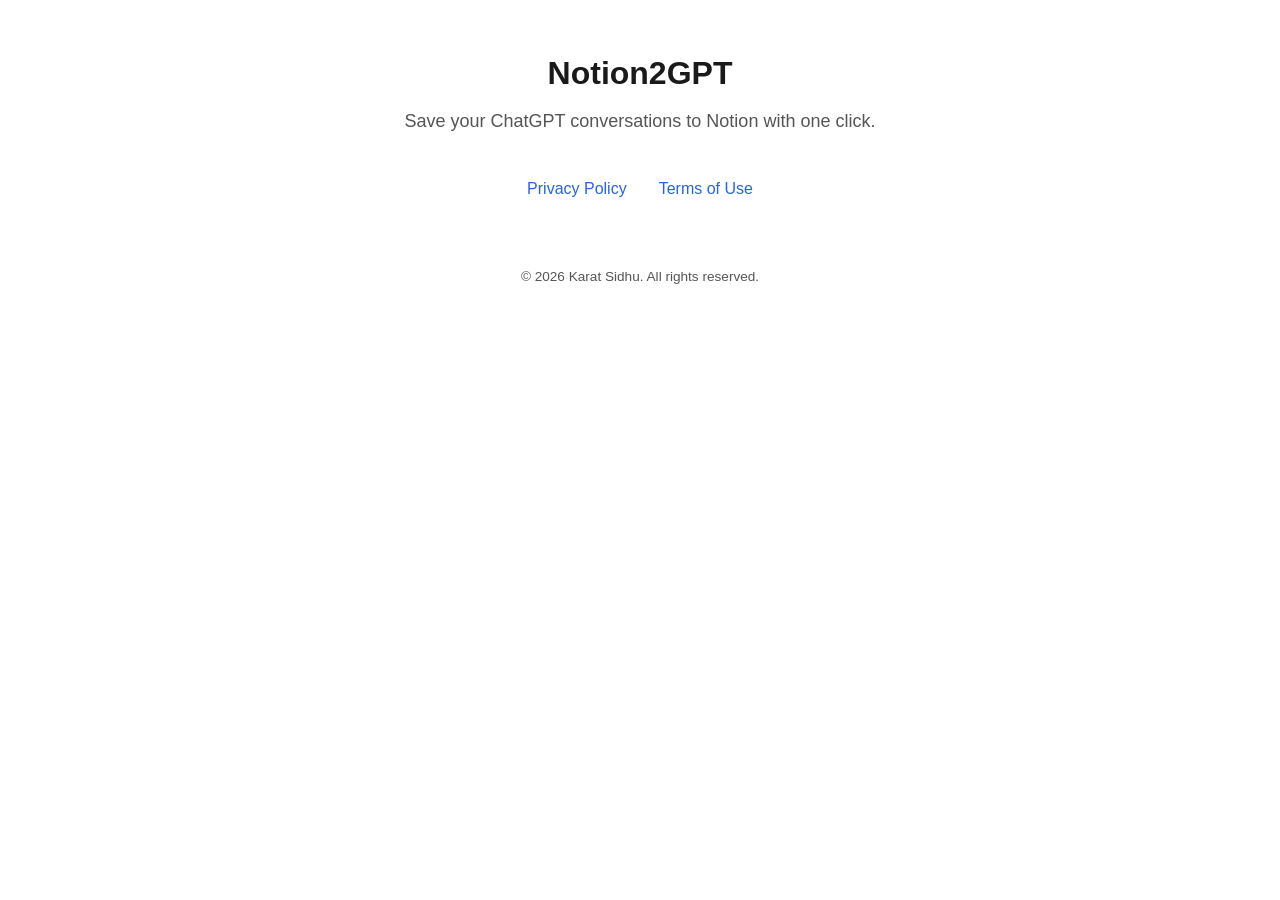
<file: docs/index.html>
<!DOCTYPE html>
<html lang="en">
<head>
    <meta charset="UTF-8">
    <meta name="viewport" content="width=device-width, initial-scale=1.0">
    <title>Notion2GPT</title>
    <style>
        :root {
            color-scheme: light dark;
            --bg: #ffffff;
            --text: #1a1a1a;
            --text-secondary: #555;
            --border: #e0e0e0;
            --link: #2563eb;
            --link-hover: #1d4ed8;
            --card-bg: #f9fafb;
        }
        @media (prefers-color-scheme: dark) {
            :root {
                --bg: #111111;
                --text: #e5e5e5;
                --text-secondary: #999;
                --border: #2a2a2a;
                --link: #60a5fa;
                --link-hover: #93bbfd;
                --card-bg: #1a1a1a;
            }
        }
        * { margin: 0; padding: 0; box-sizing: border-box; }
        body {
            font-family: -apple-system, BlinkMacSystemFont, "Segoe UI", Roboto, Helvetica, Arial, sans-serif;
            background: var(--bg);
            color: var(--text);
            line-height: 1.6;
            padding: 3rem 1.5rem;
        }
        .container {
            max-width: 720px;
            margin: 0 auto;
            text-align: center;
        }
        h1 {
            font-size: 2rem;
            font-weight: 700;
            margin-bottom: 0.5rem;
        }
        .tagline {
            font-size: 1.125rem;
            color: var(--text-secondary);
            margin-bottom: 2.5rem;
        }
        .links {
            display: flex;
            justify-content: center;
            gap: 2rem;
        }
        a {
            color: var(--link);
            text-decoration: none;
            font-weight: 500;
        }
        a:hover { color: var(--link-hover); text-decoration: underline; }
        footer {
            margin-top: 4rem;
            font-size: 0.85rem;
            color: var(--text-secondary);
        }
    </style>
</head>
<body>
    <div class="container">
        <h1>Notion2GPT</h1>
        <p class="tagline">Save your ChatGPT conversations to Notion with one click.</p>
        <div class="links">
            <a href="privacy.html">Privacy Policy</a>
            <a href="terms.html">Terms of Use</a>
        </div>
        <footer>&copy; 2026 Karat Sidhu. All rights reserved.</footer>
    </div>
</body>
</html>
</file>
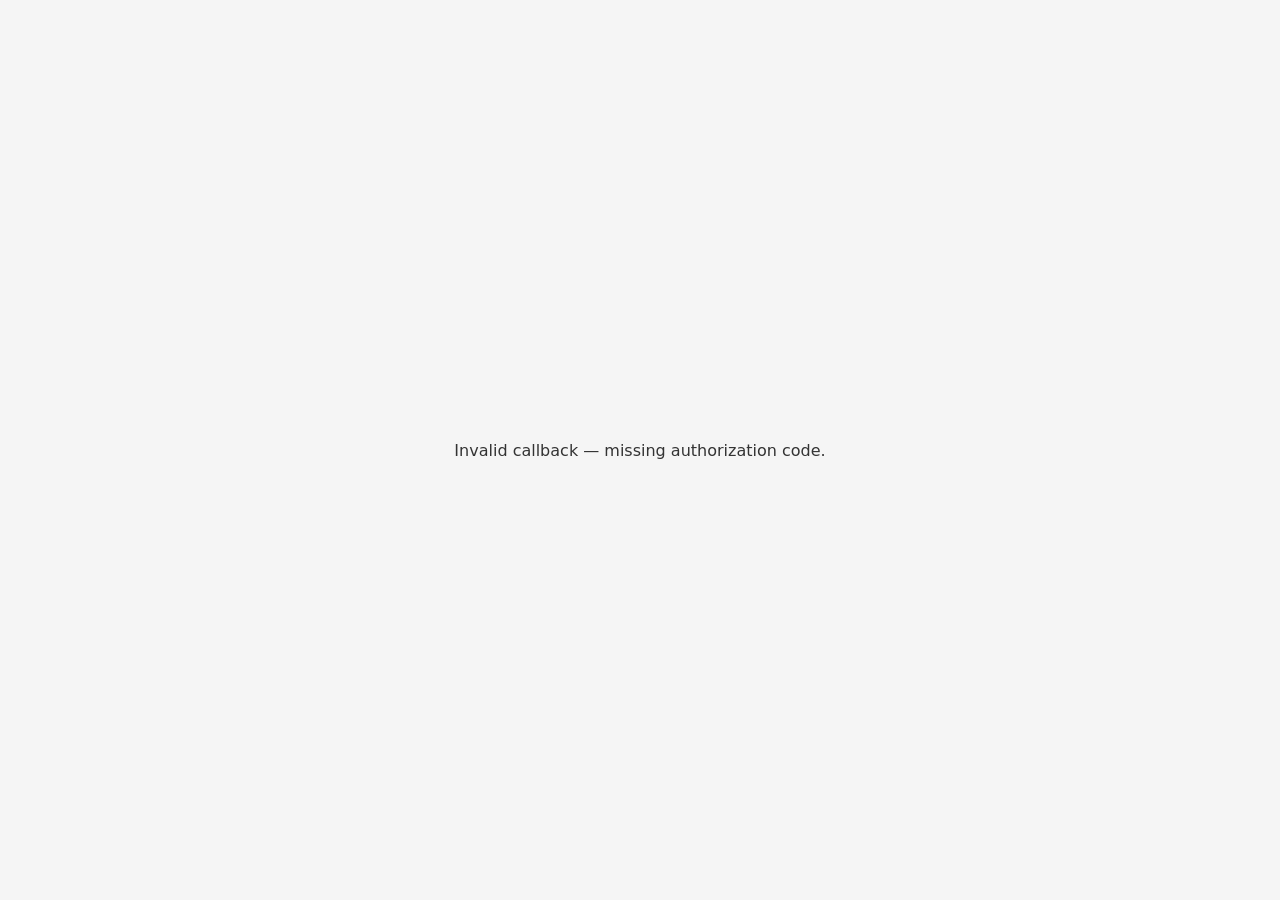
<file: docs/callback.html>
<!DOCTYPE html>
<html>
<head>
    <meta charset="UTF-8">
    <title>Notion2GPT — Connecting…</title>
    <style>
        body {
            font-family: -apple-system, BlinkMacSystemFont, system-ui, sans-serif;
            display: flex;
            align-items: center;
            justify-content: center;
            min-height: 100vh;
            margin: 0;
            background: #f5f5f5;
            color: #333;
        }
        @media (prefers-color-scheme: dark) {
            body { background: #1a1a1a; color: #e5e5e5; }
        }
        .card {
            text-align: center;
            padding: 2rem;
        }
        .spinner {
            width: 32px;
            height: 32px;
            border: 3px solid #ddd;
            border-top-color: #2F80ED;
            border-radius: 50%;
            animation: spin 0.8s linear infinite;
            margin: 0 auto 1rem;
        }
        @keyframes spin { to { transform: rotate(360deg); } }
        .fallback { margin-top: 1.5rem; font-size: 0.85rem; color: #888; }
        a { color: #2F80ED; }
    </style>
</head>
<body>
    <div class="card">
        <div class="spinner"></div>
        <p>Redirecting to Notion2GPT…</p>
        <p class="fallback" id="fallback" style="display:none;">
            If the app didn't open, <a id="manual-link" href="#">click here</a>.
        </p>
    </div>
    <script>
        const params = new URLSearchParams(window.location.search);
        const code = params.get('code');
        const state = params.get('state');
        const error = params.get('error');

        // The Safari extension's background.js intercepts this page via
        // webNavigation.onCompleted, reads the code/state from the URL,
        // exchanges the token, and closes this tab automatically.
        if (!code && !error) {
            document.querySelector('.spinner').style.display = 'none';
            document.querySelector('p').textContent = 'Invalid callback — missing authorization code.';
        } else {
            // Tab will be closed automatically by the extension
            setTimeout(function() {
                document.getElementById('fallback').style.display = 'block';
                document.querySelector('#fallback').textContent =
                    'If this tab wasn\u2019t closed automatically, you can close it and return to Safari.';
            }, 3000);
        }
    </script>
</body>
</html>
</file>
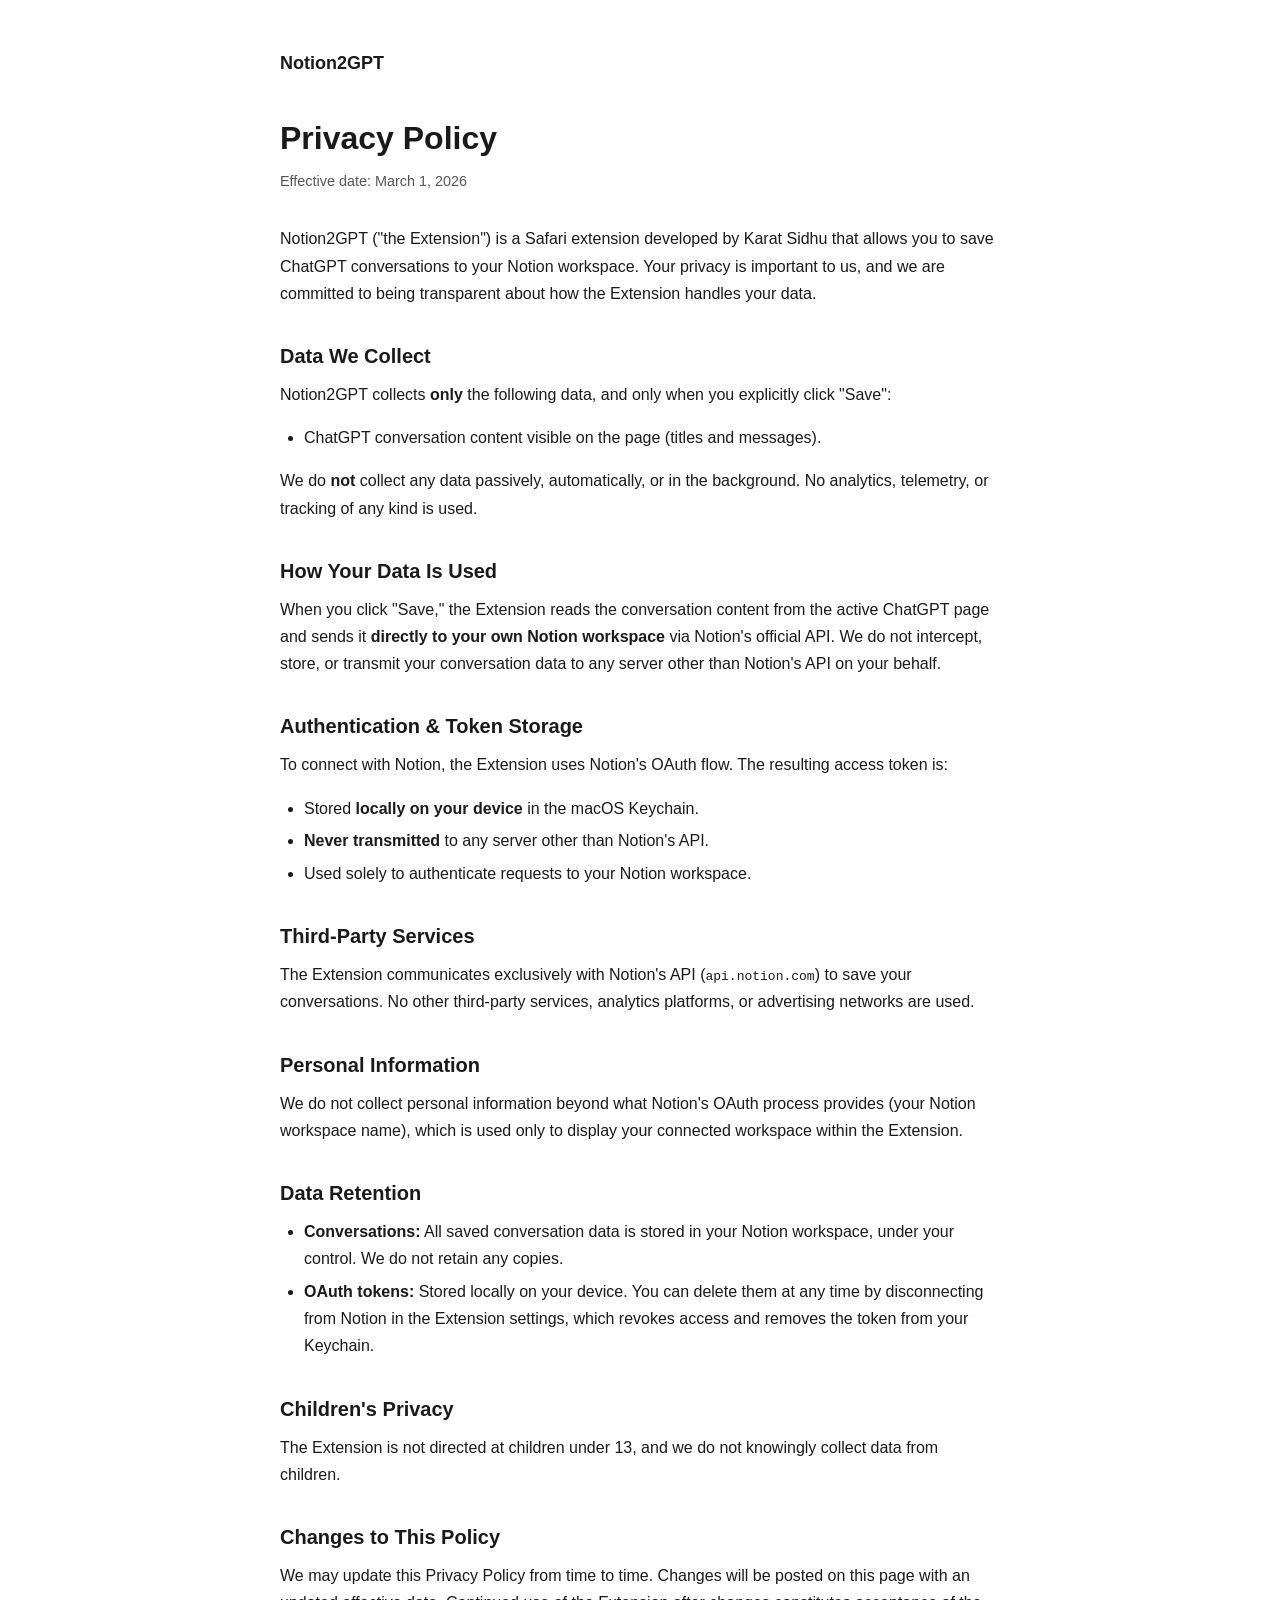
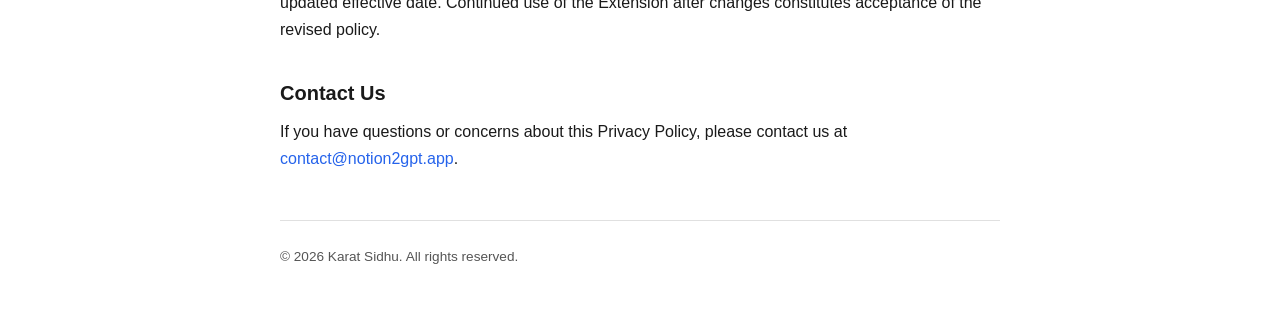
<file: docs/privacy.html>
<!DOCTYPE html>
<html lang="en">
<head>
    <meta charset="UTF-8">
    <meta name="viewport" content="width=device-width, initial-scale=1.0">
    <title>Privacy Policy — Notion2GPT</title>
    <style>
        :root {
            color-scheme: light dark;
            --bg: #ffffff;
            --text: #1a1a1a;
            --text-secondary: #555;
            --border: #e0e0e0;
            --link: #2563eb;
            --link-hover: #1d4ed8;
        }
        @media (prefers-color-scheme: dark) {
            :root {
                --bg: #111111;
                --text: #e5e5e5;
                --text-secondary: #999;
                --border: #2a2a2a;
                --link: #60a5fa;
                --link-hover: #93bbfd;
            }
        }
        * { margin: 0; padding: 0; box-sizing: border-box; }
        body {
            font-family: -apple-system, BlinkMacSystemFont, "Segoe UI", Roboto, Helvetica, Arial, sans-serif;
            background: var(--bg);
            color: var(--text);
            line-height: 1.7;
            padding: 3rem 1.5rem;
        }
        .container { max-width: 720px; margin: 0 auto; }
        .header { margin-bottom: 2rem; }
        .header a {
            color: var(--text);
            text-decoration: none;
            font-weight: 700;
            font-size: 1.125rem;
        }
        .header a:hover { color: var(--link); }
        h1 {
            font-size: 2rem;
            font-weight: 700;
            margin-bottom: 0.25rem;
        }
        .effective {
            color: var(--text-secondary);
            font-size: 0.9rem;
            margin-bottom: 2rem;
        }
        h2 {
            font-size: 1.25rem;
            font-weight: 600;
            margin-top: 2rem;
            margin-bottom: 0.5rem;
        }
        p, ul { margin-bottom: 1rem; }
        ul { padding-left: 1.5rem; }
        li { margin-bottom: 0.35rem; }
        a { color: var(--link); text-decoration: none; }
        a:hover { color: var(--link-hover); text-decoration: underline; }
        footer {
            margin-top: 3rem;
            padding-top: 1.5rem;
            border-top: 1px solid var(--border);
            font-size: 0.85rem;
            color: var(--text-secondary);
        }
    </style>
</head>
<body>
    <div class="container">
        <div class="header"><a href="index.html">Notion2GPT</a></div>

        <h1>Privacy Policy</h1>
        <p class="effective">Effective date: March 1, 2026</p>

        <p>Notion2GPT ("the Extension") is a Safari extension developed by Karat Sidhu that allows you to save ChatGPT conversations to your Notion workspace. Your privacy is important to us, and we are committed to being transparent about how the Extension handles your data.</p>

        <h2>Data We Collect</h2>
        <p>Notion2GPT collects <strong>only</strong> the following data, and only when you explicitly click "Save":</p>
        <ul>
            <li>ChatGPT conversation content visible on the page (titles and messages).</li>
        </ul>
        <p>We do <strong>not</strong> collect any data passively, automatically, or in the background. No analytics, telemetry, or tracking of any kind is used.</p>

        <h2>How Your Data Is Used</h2>
        <p>When you click "Save," the Extension reads the conversation content from the active ChatGPT page and sends it <strong>directly to your own Notion workspace</strong> via Notion's official API. We do not intercept, store, or transmit your conversation data to any server other than Notion's API on your behalf.</p>

        <h2>Authentication &amp; Token Storage</h2>
        <p>To connect with Notion, the Extension uses Notion's OAuth flow. The resulting access token is:</p>
        <ul>
            <li>Stored <strong>locally on your device</strong> in the macOS Keychain.</li>
            <li><strong>Never transmitted</strong> to any server other than Notion's API.</li>
            <li>Used solely to authenticate requests to your Notion workspace.</li>
        </ul>

        <h2>Third-Party Services</h2>
        <p>The Extension communicates exclusively with Notion's API (<code>api.notion.com</code>) to save your conversations. No other third-party services, analytics platforms, or advertising networks are used.</p>

        <h2>Personal Information</h2>
        <p>We do not collect personal information beyond what Notion's OAuth process provides (your Notion workspace name), which is used only to display your connected workspace within the Extension.</p>

        <h2>Data Retention</h2>
        <ul>
            <li><strong>Conversations:</strong> All saved conversation data is stored in your Notion workspace, under your control. We do not retain any copies.</li>
            <li><strong>OAuth tokens:</strong> Stored locally on your device. You can delete them at any time by disconnecting from Notion in the Extension settings, which revokes access and removes the token from your Keychain.</li>
        </ul>

        <h2>Children's Privacy</h2>
        <p>The Extension is not directed at children under 13, and we do not knowingly collect data from children.</p>

        <h2>Changes to This Policy</h2>
        <p>We may update this Privacy Policy from time to time. Changes will be posted on this page with an updated effective date. Continued use of the Extension after changes constitutes acceptance of the revised policy.</p>

        <h2>Contact Us</h2>
        <p>If you have questions or concerns about this Privacy Policy, please contact us at <a href="mailto:contact@notion2gpt.app">contact@notion2gpt.app</a>.</p>

        <footer>&copy; 2026 Karat Sidhu. All rights reserved.</footer>
    </div>
</body>
</html>
</file>
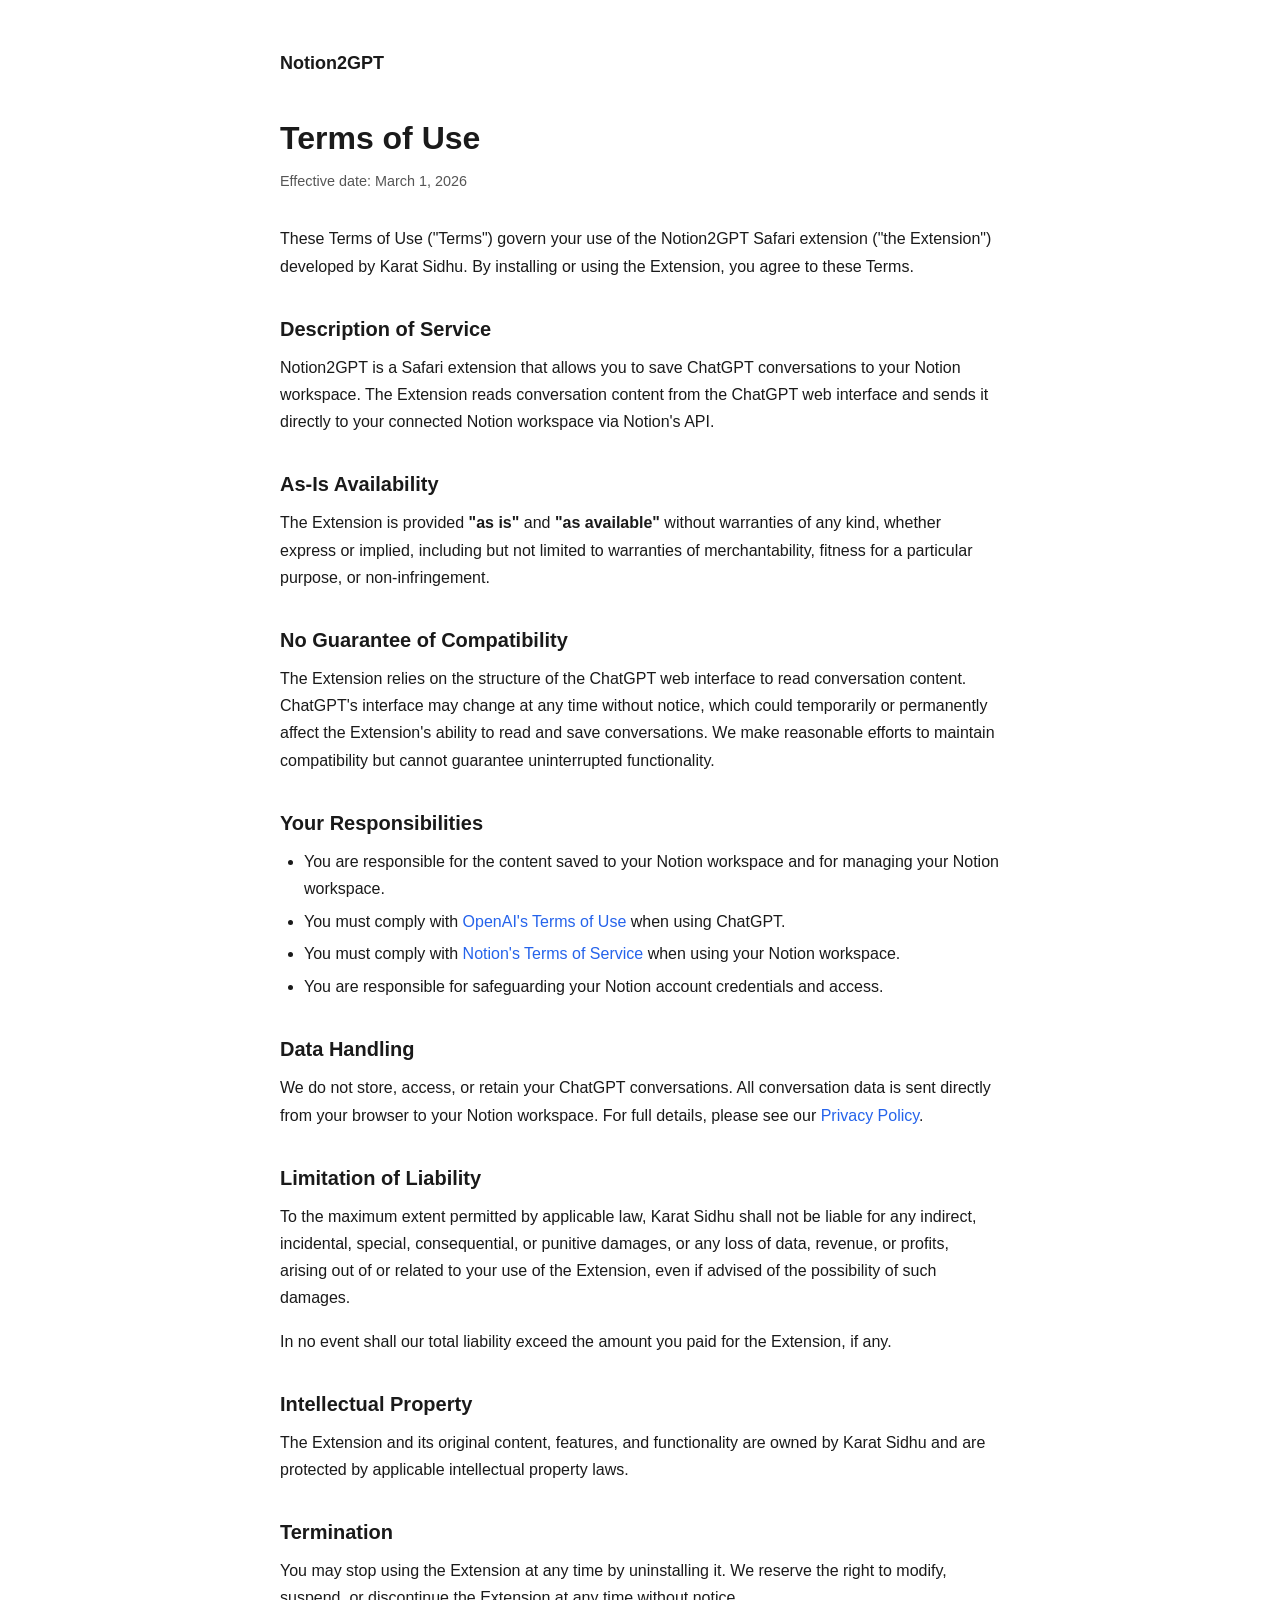
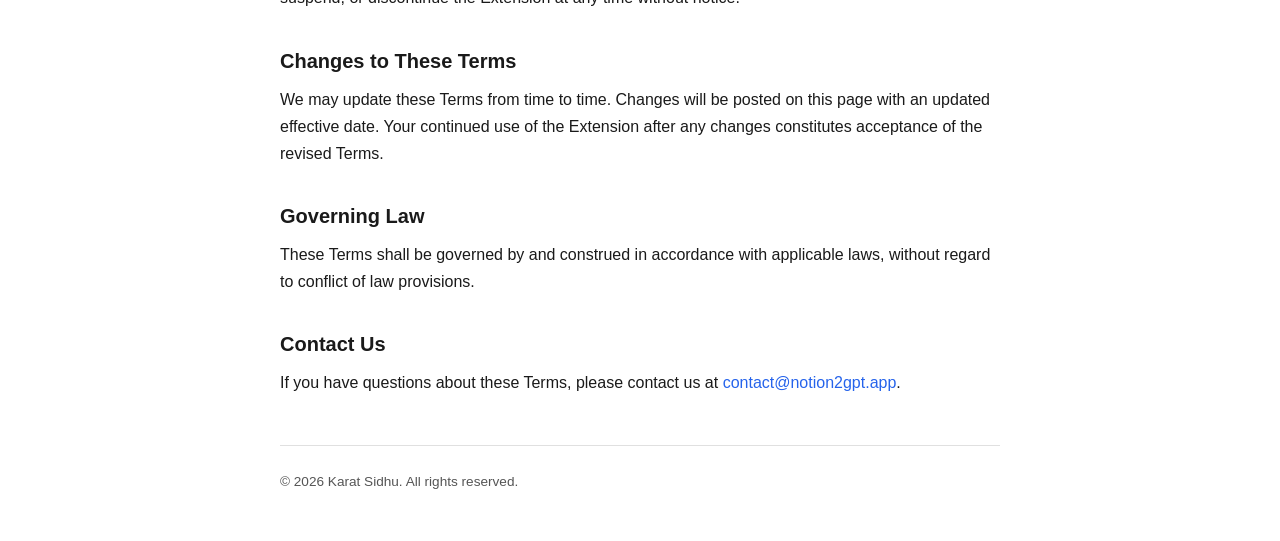
<file: docs/terms.html>
<!DOCTYPE html>
<html lang="en">
<head>
    <meta charset="UTF-8">
    <meta name="viewport" content="width=device-width, initial-scale=1.0">
    <title>Terms of Use — Notion2GPT</title>
    <style>
        :root {
            color-scheme: light dark;
            --bg: #ffffff;
            --text: #1a1a1a;
            --text-secondary: #555;
            --border: #e0e0e0;
            --link: #2563eb;
            --link-hover: #1d4ed8;
        }
        @media (prefers-color-scheme: dark) {
            :root {
                --bg: #111111;
                --text: #e5e5e5;
                --text-secondary: #999;
                --border: #2a2a2a;
                --link: #60a5fa;
                --link-hover: #93bbfd;
            }
        }
        * { margin: 0; padding: 0; box-sizing: border-box; }
        body {
            font-family: -apple-system, BlinkMacSystemFont, "Segoe UI", Roboto, Helvetica, Arial, sans-serif;
            background: var(--bg);
            color: var(--text);
            line-height: 1.7;
            padding: 3rem 1.5rem;
        }
        .container { max-width: 720px; margin: 0 auto; }
        .header { margin-bottom: 2rem; }
        .header a {
            color: var(--text);
            text-decoration: none;
            font-weight: 700;
            font-size: 1.125rem;
        }
        .header a:hover { color: var(--link); }
        h1 {
            font-size: 2rem;
            font-weight: 700;
            margin-bottom: 0.25rem;
        }
        .effective {
            color: var(--text-secondary);
            font-size: 0.9rem;
            margin-bottom: 2rem;
        }
        h2 {
            font-size: 1.25rem;
            font-weight: 600;
            margin-top: 2rem;
            margin-bottom: 0.5rem;
        }
        p, ul { margin-bottom: 1rem; }
        ul { padding-left: 1.5rem; }
        li { margin-bottom: 0.35rem; }
        a { color: var(--link); text-decoration: none; }
        a:hover { color: var(--link-hover); text-decoration: underline; }
        footer {
            margin-top: 3rem;
            padding-top: 1.5rem;
            border-top: 1px solid var(--border);
            font-size: 0.85rem;
            color: var(--text-secondary);
        }
    </style>
</head>
<body>
    <div class="container">
        <div class="header"><a href="index.html">Notion2GPT</a></div>

        <h1>Terms of Use</h1>
        <p class="effective">Effective date: March 1, 2026</p>

        <p>These Terms of Use ("Terms") govern your use of the Notion2GPT Safari extension ("the Extension") developed by Karat Sidhu. By installing or using the Extension, you agree to these Terms.</p>

        <h2>Description of Service</h2>
        <p>Notion2GPT is a Safari extension that allows you to save ChatGPT conversations to your Notion workspace. The Extension reads conversation content from the ChatGPT web interface and sends it directly to your connected Notion workspace via Notion's API.</p>

        <h2>As-Is Availability</h2>
        <p>The Extension is provided <strong>"as is"</strong> and <strong>"as available"</strong> without warranties of any kind, whether express or implied, including but not limited to warranties of merchantability, fitness for a particular purpose, or non-infringement.</p>

        <h2>No Guarantee of Compatibility</h2>
        <p>The Extension relies on the structure of the ChatGPT web interface to read conversation content. ChatGPT's interface may change at any time without notice, which could temporarily or permanently affect the Extension's ability to read and save conversations. We make reasonable efforts to maintain compatibility but cannot guarantee uninterrupted functionality.</p>

        <h2>Your Responsibilities</h2>
        <ul>
            <li>You are responsible for the content saved to your Notion workspace and for managing your Notion workspace.</li>
            <li>You must comply with <a href="https://openai.com/policies/terms-of-use" target="_blank" rel="noopener">OpenAI's Terms of Use</a> when using ChatGPT.</li>
            <li>You must comply with <a href="https://www.notion.so/Terms-and-Privacy-28ffdd083dc3473e9c2da6ec011b58ac" target="_blank" rel="noopener">Notion's Terms of Service</a> when using your Notion workspace.</li>
            <li>You are responsible for safeguarding your Notion account credentials and access.</li>
        </ul>

        <h2>Data Handling</h2>
        <p>We do not store, access, or retain your ChatGPT conversations. All conversation data is sent directly from your browser to your Notion workspace. For full details, please see our <a href="privacy.html">Privacy Policy</a>.</p>

        <h2>Limitation of Liability</h2>
        <p>To the maximum extent permitted by applicable law, Karat Sidhu shall not be liable for any indirect, incidental, special, consequential, or punitive damages, or any loss of data, revenue, or profits, arising out of or related to your use of the Extension, even if advised of the possibility of such damages.</p>
        <p>In no event shall our total liability exceed the amount you paid for the Extension, if any.</p>

        <h2>Intellectual Property</h2>
        <p>The Extension and its original content, features, and functionality are owned by Karat Sidhu and are protected by applicable intellectual property laws.</p>

        <h2>Termination</h2>
        <p>You may stop using the Extension at any time by uninstalling it. We reserve the right to modify, suspend, or discontinue the Extension at any time without notice.</p>

        <h2>Changes to These Terms</h2>
        <p>We may update these Terms from time to time. Changes will be posted on this page with an updated effective date. Your continued use of the Extension after any changes constitutes acceptance of the revised Terms.</p>

        <h2>Governing Law</h2>
        <p>These Terms shall be governed by and construed in accordance with applicable laws, without regard to conflict of law provisions.</p>

        <h2>Contact Us</h2>
        <p>If you have questions about these Terms, please contact us at <a href="mailto:contact@notion2gpt.app">contact@notion2gpt.app</a>.</p>

        <footer>&copy; 2026 Karat Sidhu. All rights reserved.</footer>
    </div>
</body>
</html>
</file>
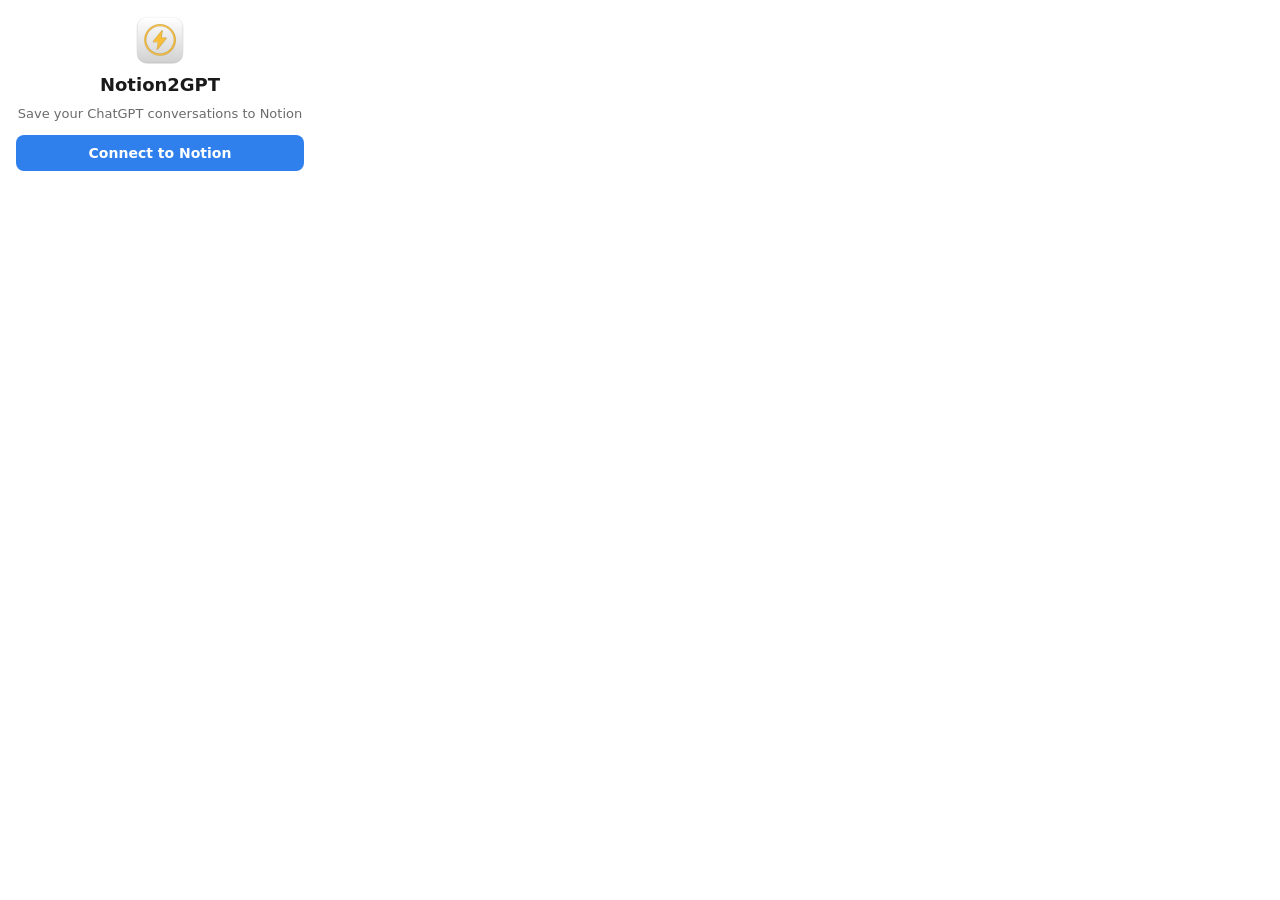
<file: Notion2GPT Extension/Resources/popup.html>
<!DOCTYPE html>
<html>
<head>
    <meta charset="UTF-8">
    <meta name="viewport" content="width=device-width, initial-scale=1.0">
    <link rel="stylesheet" href="popup.css">
</head>
<body>
    <!-- Loading -->
    <div id="state-loading" class="state">
        <div class="spinner"></div>
    </div>

    <!-- Not Connected -->
    <div id="state-not-connected" class="state hidden">
        <img src="images/icon-96.png" alt="Notion2GPT" class="logo" width="48" height="48">
        <h2>Notion2GPT</h2>
        <p class="subtitle">Save your ChatGPT conversations to Notion</p>
        <button id="btn-connect" class="btn btn-primary">Connect to Notion</button>
    </div>

    <!-- Authorizing -->
    <div id="state-authorizing" class="state hidden">
        <div class="spinner"></div>
        <p class="status-text">Waiting for Notion authorization…</p>
        <button id="btn-cancel-auth" class="btn btn-secondary">Cancel</button>
    </div>

    <!-- Not on ChatGPT -->
    <div id="state-wrong-page" class="state hidden">
        <div class="icon-circle">
            <span class="icon-chat">💬</span>
        </div>
        <p class="status-text">Navigate to a ChatGPT conversation to save it</p>
    </div>

    <!-- Connected / Ready -->
    <div id="state-ready" class="state hidden">
        <button id="btn-settings" class="btn-icon" title="Settings" aria-label="Settings">
            <svg width="18" height="18" viewBox="0 0 20 20" fill="none" stroke="currentColor" stroke-width="1.8" stroke-linecap="round" stroke-linejoin="round">
                <circle cx="10" cy="10" r="3"/>
                <path d="M10 1.5v2M10 16.5v2M3.4 3.4l1.4 1.4M15.2 15.2l1.4 1.4M1.5 10h2M16.5 10h2M3.4 16.6l1.4-1.4M15.2 4.8l1.4-1.4"/>
            </svg>
        </button>
        <div class="preview">
            <h3 id="chat-title" class="chat-title">Chat Title</h3>
            <div class="meta">
                <span id="chat-model" class="badge">GPT-4o</span>
                <span id="chat-messages" class="meta-text">0 messages</span>
            </div>
        </div>
        <button id="btn-save" class="btn btn-primary">Save to Notion</button>
    </div>

    <!-- Saving -->
    <div id="state-saving" class="state hidden">
        <div class="spinner"></div>
        <p class="status-text">Saving to Notion…</p>
    </div>

    <!-- Saved -->
    <div id="state-saved" class="state hidden">
        <div class="icon-circle icon-success">
            <span>✅</span>
        </div>
        <p class="status-text">Saved successfully!</p>
        <a id="link-open-notion" href="#" class="btn btn-primary" target="_blank" rel="noopener">Open in Notion</a>
    </div>

    <!-- Error -->
    <div id="state-error" class="state hidden">
        <div class="icon-circle icon-error">
            <span>⚠️</span>
        </div>
        <p id="error-message" class="status-text error-text">Something went wrong.</p>
        <button id="btn-retry" class="btn btn-primary">Try Again</button>
    </div>

    <!-- Settings -->
    <div id="state-settings" class="state hidden">
        <div class="settings-header">
            <button id="btn-back" class="btn-icon" title="Back" aria-label="Back">
                <svg width="18" height="18" viewBox="0 0 20 20" fill="none" stroke="currentColor" stroke-width="2" stroke-linecap="round" stroke-linejoin="round">
                    <path d="M13 4l-6 6 6 6"/>
                </svg>
            </button>
            <h3>Settings</h3>
        </div>
        <label for="select-database" class="field-label">Database</label>
        <select id="select-database" class="select">
            <option value="" disabled selected>Loading databases…</option>
        </select>
        <div id="page-picker" class="hidden">
            <label for="select-parent-page" class="field-label">Parent Page</label>
            <select id="select-parent-page" class="select">
                <option value="" disabled selected>Choose a page…</option>
            </select>
        </div>
        <button id="btn-create-db" class="btn btn-secondary">Create New Database</button>
        <hr class="divider">
        <button id="btn-disconnect" class="btn btn-destructive">Disconnect from Notion</button>
    </div>

    <script type="module" src="popup.js"></script>
</body>
</html>
</file>
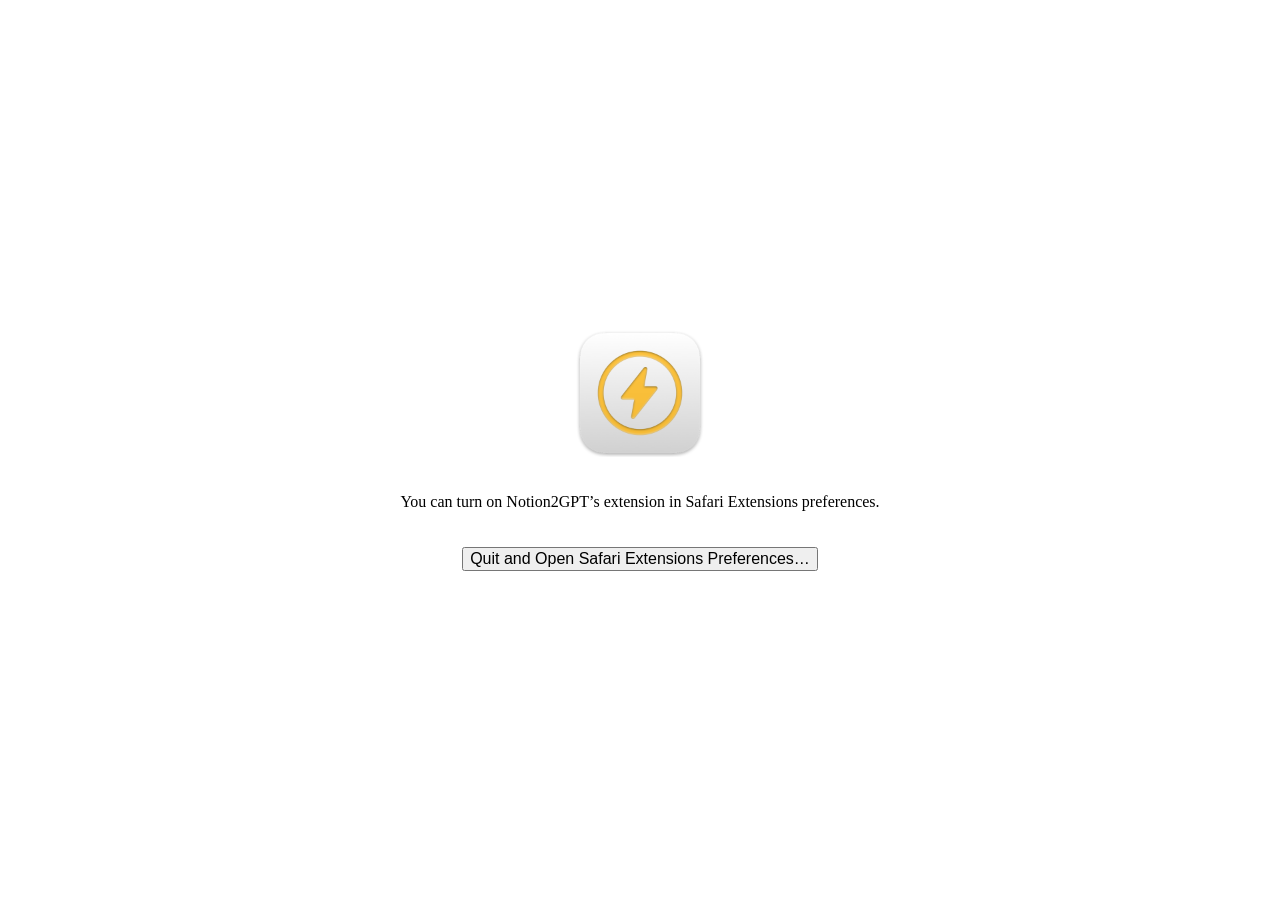
<file: Notion2GPT/Resources/Base.lproj/Main.html>
<!DOCTYPE html>
<html>
<head>
    <meta http-equiv="Content-Type" content="text/html; charset=utf-8">
    <meta http-equiv="Content-Security-Policy" content="default-src 'self'">

    <meta name="viewport" content="width=device-width, initial-scale=1, user-scalable=no">

    <link rel="stylesheet" href="../Style.css">
    <script src="../Script.js" defer></script>
</head>
<body>
    <img src="../Icon.png" width="128" height="128" alt="Notion2GPT Icon">
    <p class="state-unknown">You can turn on Notion2GPT’s extension in Safari Extensions preferences.</p>
    <p class="state-on">Notion2GPT’s extension is currently on. You can turn it off in Safari Extensions preferences.</p>
    <p class="state-off">Notion2GPT’s extension is currently off. You can turn it on in Safari Extensions preferences.</p>
    <button class="open-preferences">Quit and Open Safari Extensions Preferences…</button>
</body>
</html>
</file>
<file: Notion2GPT Extension/Resources/popup.css>
:root {
    color-scheme: light dark;

    --bg: #ffffff;
    --text: #1a1a1a;
    --text-secondary: #6b6b6b;
    --border: #e0e0e0;
    --surface: #f5f5f5;
    --primary: #2F80ED;
    --primary-hover: #2672d6;
    --destructive: #E53935;
    --destructive-hover: #c62828;
    --badge-bg: #edf2ff;
    --badge-text: #2F80ED;
    --success-bg: #e8f5e9;
    --error-bg: #ffeaea;
}

@media (prefers-color-scheme: dark) {
    :root {
        --bg: #1e1e1e;
        --text: #e5e5e5;
        --text-secondary: #999999;
        --border: #3a3a3a;
        --surface: #2a2a2a;
        --primary: #4a9af5;
        --primary-hover: #3d8ae0;
        --destructive: #ef5350;
        --destructive-hover: #e53935;
        --badge-bg: #1e2a3e;
        --badge-text: #6db3f8;
        --success-bg: #1b3a1e;
        --error-bg: #3a1e1e;
    }
}

* {
    margin: 0;
    padding: 0;
    box-sizing: border-box;
}

body {
    width: 320px;
    padding: 16px;
    font-family: -apple-system, BlinkMacSystemFont, system-ui, sans-serif;
    background: var(--bg);
    color: var(--text);
    font-size: 14px;
    line-height: 1.4;
    -webkit-font-smoothing: antialiased;
}

.hidden {
    display: none !important;
}

.state {
    display: flex;
    flex-direction: column;
    align-items: center;
    gap: 12px;
    text-align: center;
}

/* Logo */

.logo {
    border-radius: 12px;
}

h2 {
    font-size: 18px;
    font-weight: 700;
    margin-top: -4px;
}

h3 {
    font-size: 15px;
    font-weight: 600;
}

.subtitle {
    color: var(--text-secondary);
    font-size: 13px;
    margin-top: -4px;
}

/* Buttons */

.btn {
    display: inline-flex;
    align-items: center;
    justify-content: center;
    width: 100%;
    padding: 10px 16px;
    border: none;
    border-radius: 8px;
    font-size: 14px;
    font-weight: 600;
    cursor: pointer;
    text-decoration: none;
    font-family: inherit;
    transition: background 0.15s ease;
}

.btn-primary {
    background: var(--primary);
    color: #ffffff;
}

.btn-primary:hover {
    background: var(--primary-hover);
}

.btn-secondary {
    background: var(--surface);
    color: var(--text);
    border: 1px solid var(--border);
}

.btn-secondary:hover {
    background: var(--border);
}

.btn-destructive {
    background: var(--destructive);
    color: #ffffff;
}

.btn-destructive:hover {
    background: var(--destructive-hover);
}

.btn-icon {
    display: flex;
    align-items: center;
    justify-content: center;
    width: 32px;
    height: 32px;
    border: none;
    border-radius: 6px;
    background: transparent;
    color: var(--text-secondary);
    cursor: pointer;
    transition: background 0.15s ease, color 0.15s ease;
}

.btn-icon:hover {
    background: var(--surface);
    color: var(--text);
}

/* Spinner */

.spinner {
    width: 28px;
    height: 28px;
    border: 3px solid var(--border);
    border-top-color: var(--primary);
    border-radius: 50%;
    animation: spin 0.7s linear infinite;
}

@keyframes spin {
    to { transform: rotate(360deg); }
}

/* Status Text */

.status-text {
    font-size: 13px;
    color: var(--text-secondary);
}

.error-text {
    color: var(--destructive);
}

/* Icon Circles */

.icon-circle {
    display: flex;
    align-items: center;
    justify-content: center;
    width: 48px;
    height: 48px;
    border-radius: 50%;
    font-size: 22px;
    background: var(--surface);
}

.icon-success {
    background: var(--success-bg);
}

.icon-error {
    background: var(--error-bg);
}

/* Ready State */

#state-ready {
    position: relative;
    align-items: stretch;
}

#btn-settings {
    position: absolute;
    top: 0;
    right: 0;
}

.preview {
    padding: 12px;
    background: var(--surface);
    border-radius: 8px;
    text-align: left;
}

.chat-title {
    font-size: 14px;
    font-weight: 600;
    white-space: nowrap;
    overflow: hidden;
    text-overflow: ellipsis;
    max-width: 250px;
    margin-bottom: 8px;
}

.meta {
    display: flex;
    align-items: center;
    gap: 8px;
}

.badge {
    display: inline-block;
    padding: 2px 8px;
    font-size: 11px;
    font-weight: 600;
    border-radius: 10px;
    background: var(--badge-bg);
    color: var(--badge-text);
}

.meta-text {
    font-size: 12px;
    color: var(--text-secondary);
}

/* Settings */

#state-settings {
    align-items: stretch;
    text-align: left;
}

.settings-header {
    display: flex;
    align-items: center;
    gap: 6px;
    margin-bottom: 4px;
}

.field-label {
    font-size: 12px;
    font-weight: 600;
    color: var(--text-secondary);
    text-transform: uppercase;
    letter-spacing: 0.5px;
}

.select {
    width: 100%;
    padding: 10px 12px;
    border: 1px solid var(--border);
    border-radius: 8px;
    background: var(--bg);
    color: var(--text);
    font-size: 14px;
    font-family: inherit;
    appearance: none;
    -webkit-appearance: none;
    background-image: url("data:image/svg+xml,%3Csvg width='12' height='8' viewBox='0 0 12 8' fill='none' xmlns='http://www.w3.org/2000/svg'%3E%3Cpath d='M1 1.5L6 6.5L11 1.5' stroke='%236b6b6b' stroke-width='1.5' stroke-linecap='round' stroke-linejoin='round'/%3E%3C/svg%3E");
    background-repeat: no-repeat;
    background-position: right 12px center;
    cursor: pointer;
}

.select:focus {
    outline: 2px solid var(--primary);
    outline-offset: -1px;
}

#page-picker {
    display: flex;
    flex-direction: column;
    gap: 6px;
}

.divider {
    border: none;
    border-top: 1px solid var(--border);
    margin: 4px 0;
}
</file>
<file: Notion2GPT/Resources/Style.css>
* {
    -webkit-user-select: none;
    -webkit-user-drag: none;
    cursor: default;
}

:root {
    color-scheme: light dark;

    --spacing: 20px;
}

html {
    height: 100%;
}

body {
    display: flex;
    align-items: center;
    justify-content: center;
    flex-direction: column;

    gap: var(--spacing);
    margin: 0 calc(var(--spacing) * 2);
    height: 100%;

    font: -apple-system-short-body;
    text-align: center;
}

body:not(.state-on, .state-off) :is(.state-on, .state-off) {
    display: none;
}

body.state-on :is(.state-off, .state-unknown) {
    display: none;
}

body.state-off :is(.state-on, .state-unknown) {
    display: none;
}

button {
    font-size: 1em;
}
</file>
